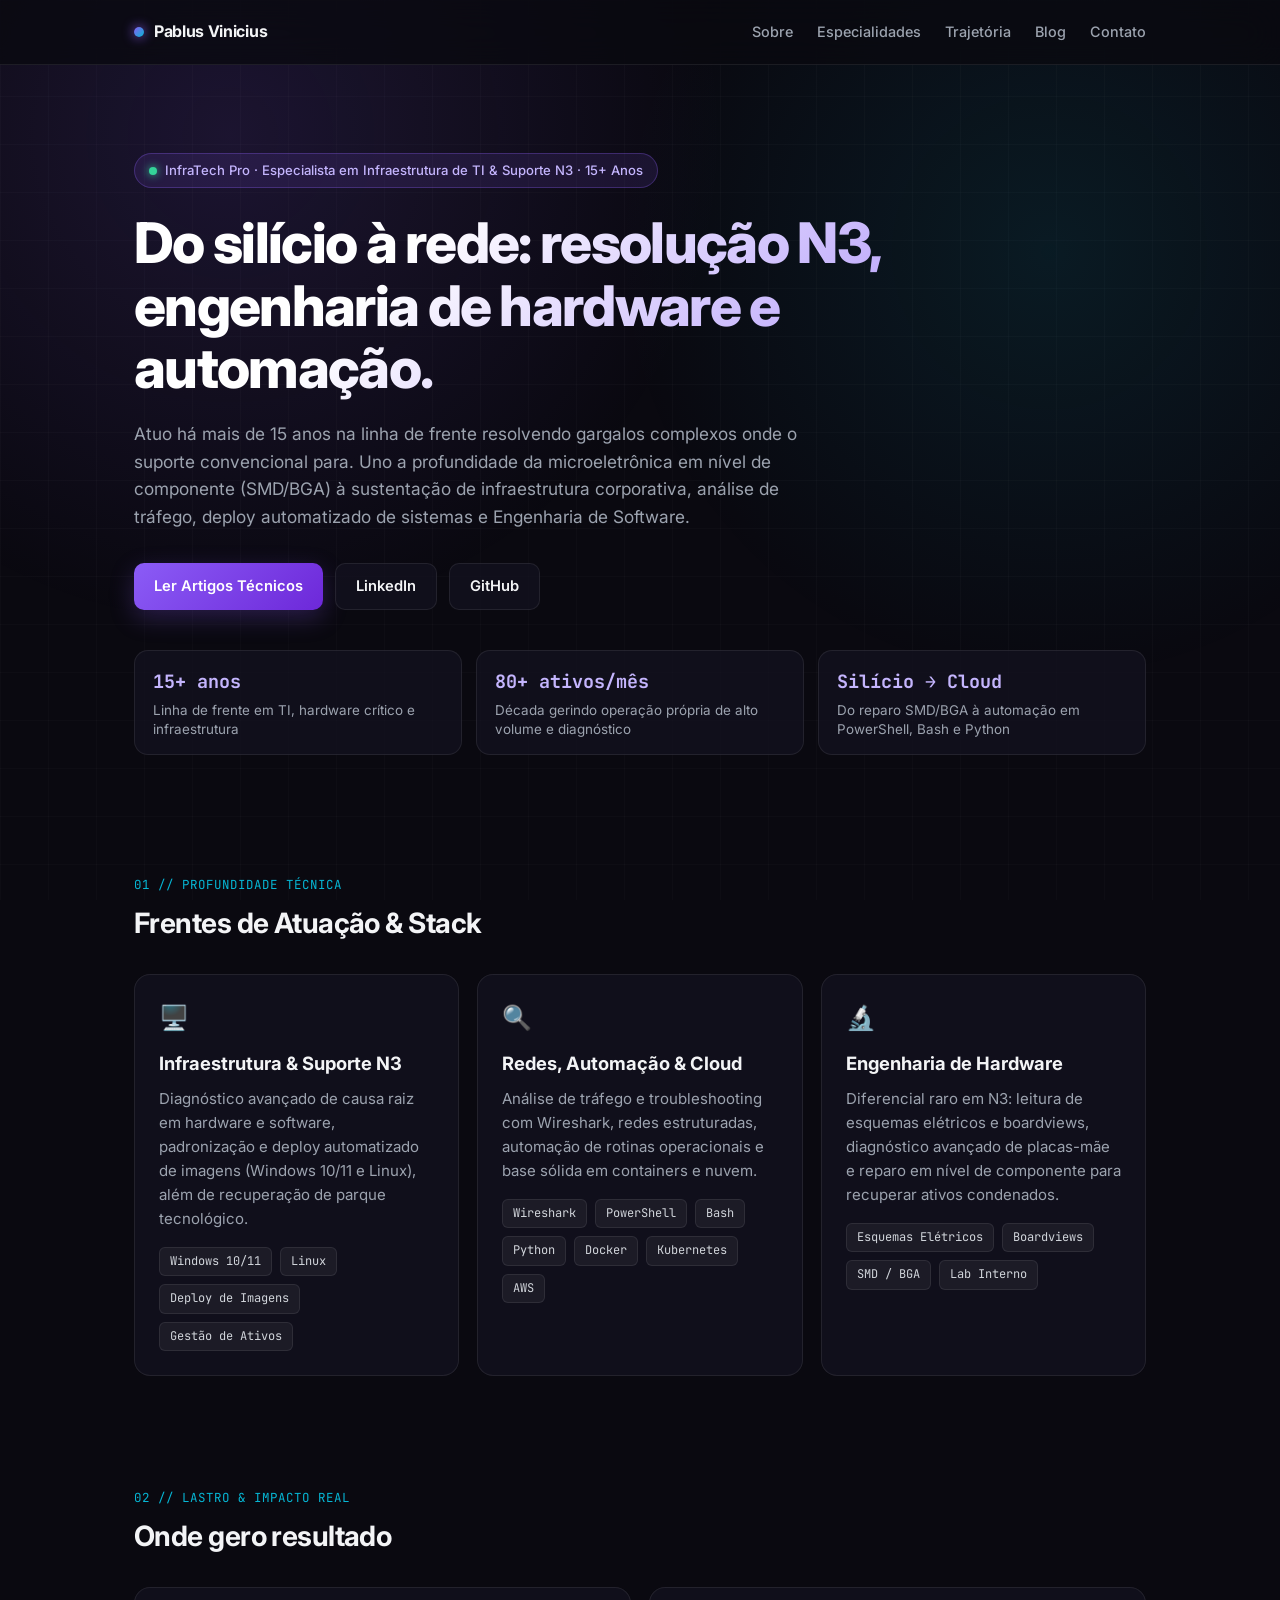
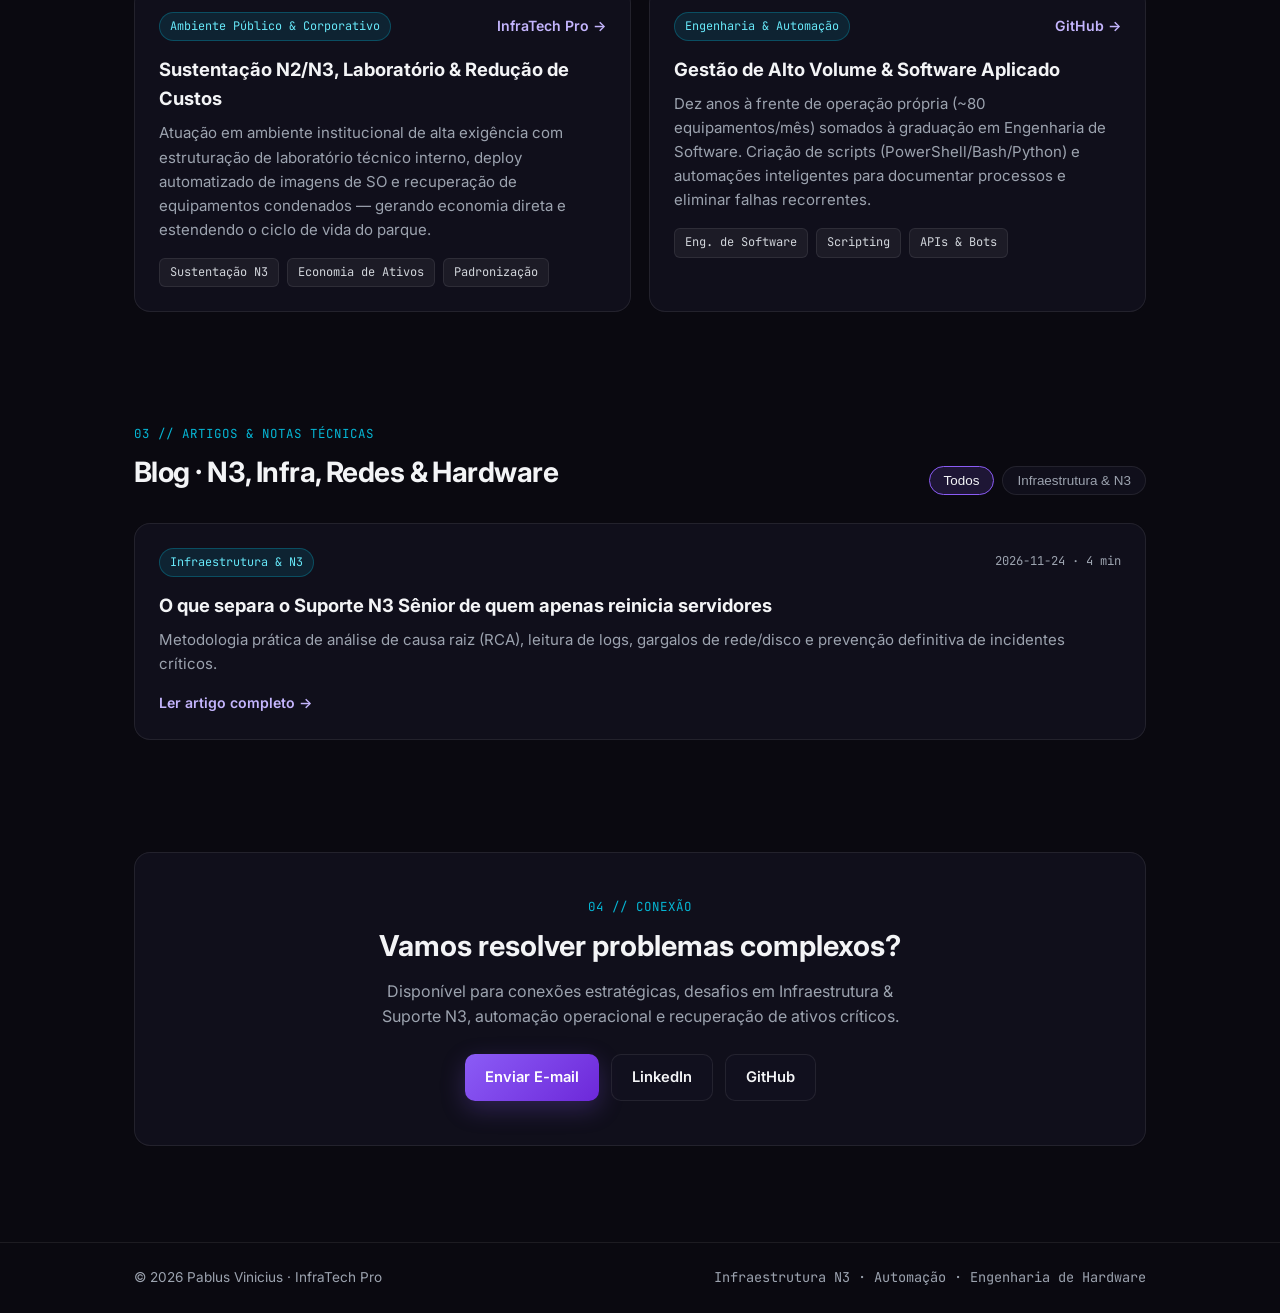
<file: github_io_site/index.html>
<!DOCTYPE html>
<html lang="pt-BR">
<head>
  <meta charset="UTF-8" />
  <meta name="viewport" content="width=device-width, initial-scale=1.0" />
  <title>Pablus Vinicius · Especialista em Infraestrutura de TI, Suporte N3 & Engenharia de Hardware</title>
  <meta name="description" content="Pablus Vinicius — Especialista em Infraestrutura de TI & Suporte N3 com 15+ anos de experiência. Do silício à rede: Linux, Windows, Wireshark, Automação (PowerShell, Bash, Python), Docker/AWS e Engenharia de Hardware (SMD/BGA)." />
  <meta name="theme-color" content="#0a0910" />
  <link rel="preconnect" href="https://fonts.googleapis.com" />
  <link rel="preconnect" href="https://fonts.gstatic.com" crossorigin />
  <link href="https://fonts.googleapis.com/css2?family=Inter:wght@400;500;600;700;800&family=JetBrains+Mono:wght@400;500&display=swap" rel="stylesheet" />
  <link rel="stylesheet" href="style.css" />
</head>
<body>
  <div class="bg-glow" aria-hidden="true"></div>

  <header class="navbar">
    <div class="container nav-inner">
      <a href="#" class="brand">
        <span class="brand-dot"></span>
        <span>Pablus Vinicius</span>
      </a>
      <nav class="nav-links">
        <a href="#sobre">Sobre</a>
        <a href="#stack">Especialidades</a>
        <a href="#projetos">Trajetória</a>
        <a href="#blog">Blog</a>
        <a href="#contato">Contato</a>
      </nav>
    </div>
  </header>

  <main class="container">
    <!-- HERO -->
    <section class="hero" id="sobre">
      <div class="status-pill">
        <span class="pulse-dot"></span>
        InfraTech Pro · Especialista em Infraestrutura de TI & Suporte N3 · 15+ Anos
      </div>
      <h1>Do silício à rede: resolução N3, engenharia de hardware e automação.</h1>
      <p class="hero-sub">
        Atuo há mais de 15 anos na linha de frente resolvendo gargalos complexos onde o suporte convencional para.
        Uno a profundidade da microeletrônica em nível de componente (SMD/BGA) à sustentação de infraestrutura corporativa,
        análise de tráfego, deploy automatizado de sistemas e Engenharia de Software.
      </p>
      <div class="hero-actions">
        <a href="#blog" class="btn btn-primary">Ler Artigos Técnicos</a>
        <a href="https://www.linkedin.com/in/pablusvinii/" target="_blank" rel="noopener" class="btn btn-ghost">LinkedIn</a>
        <a href="https://github.com/PablusVinii" target="_blank" rel="noopener" class="btn btn-ghost">GitHub</a>
      </div>

      <div class="metrics-strip">
        <div class="metric-box">
          <span class="metric-value">15+ anos</span>
          <span class="metric-label">Linha de frente em TI, hardware crítico e infraestrutura</span>
        </div>
        <div class="metric-box">
          <span class="metric-value">80+ ativos/mês</span>
          <span class="metric-label">Década gerindo operação própria de alto volume e diagnóstico</span>
        </div>
        <div class="metric-box">
          <span class="metric-value">Silício → Cloud</span>
          <span class="metric-label">Do reparo SMD/BGA à automação em PowerShell, Bash e Python</span>
        </div>
      </div>
    </section>

    <!-- STACK -->
    <section class="section" id="stack">
      <div class="section-header">
        <span class="section-kicker">01 // PROFUNDIDADE TÉCNICA</span>
        <h2>Frentes de Atuação & Stack</h2>
      </div>
      <div class="stack-grid">
        <div class="card stack-card">
          <div class="card-icon">🖥️</div>
          <h3>Infraestrutura & Suporte N3</h3>
          <p>Diagnóstico avançado de causa raiz em hardware e software, padronização e deploy automatizado de imagens (Windows 10/11 e Linux), além de recuperação de parque tecnológico.</p>
          <div class="tags">
            <span>Windows 10/11</span><span>Linux</span><span>Deploy de Imagens</span><span>Gestão de Ativos</span>
          </div>
        </div>
        <div class="card stack-card">
          <div class="card-icon">🔍</div>
          <h3>Redes, Automação & Cloud</h3>
          <p>Análise de tráfego e troubleshooting com Wireshark, redes estruturadas, automação de rotinas operacionais e base sólida em containers e nuvem.</p>
          <div class="tags">
            <span>Wireshark</span><span>PowerShell</span><span>Bash</span><span>Python</span><span>Docker</span><span>Kubernetes</span><span>AWS</span>
          </div>
        </div>
        <div class="card stack-card">
          <div class="card-icon">🔬</div>
          <h3>Engenharia de Hardware</h3>
          <p>Diferencial raro em N3: leitura de esquemas elétricos e boardviews, diagnóstico avançado de placas-mãe e reparo em nível de componente para recuperar ativos condenados.</p>
          <div class="tags">
            <span>Esquemas Elétricos</span><span>Boardviews</span><span>SMD / BGA</span><span>Lab Interno</span>
          </div>
        </div>
      </div>
    </section>

    <!-- TRAJETÓRIA & IMPACTO -->
    <section class="section" id="projetos">
      <div class="section-header">
        <span class="section-kicker">02 // LASTRO & IMPACTO REAL</span>
        <h2>Onde gero resultado</h2>
      </div>
      <div class="projects-grid">
        <article class="card project-card">
          <div class="project-top">
            <span class="project-badge">Ambiente Público & Corporativo</span>
            <a href="https://www.linkedin.com/company/infratech-pro/" target="_blank" rel="noopener" class="project-link">InfraTech Pro →</a>
          </div>
          <h3>Sustentação N2/N3, Laboratório & Redução de Custos</h3>
          <p>Atuação em ambiente institucional de alta exigência com estruturação de laboratório técnico interno, deploy automatizado de imagens de SO e recuperação de equipamentos condenados — gerando economia direta e estendendo o ciclo de vida do parque.</p>
          <div class="tags">
            <span>Sustentação N3</span><span>Economia de Ativos</span><span>Padronização</span>
          </div>
        </article>

        <article class="card project-card">
          <div class="project-top">
            <span class="project-badge">Engenharia & Automação</span>
            <a href="https://github.com/PablusVinii/autoinsta" target="_blank" rel="noopener" class="project-link">GitHub →</a>
          </div>
          <h3>Gestão de Alto Volume & Software Aplicado</h3>
          <p>Dez anos à frente de operação própria (~80 equipamentos/mês) somados à graduação em Engenharia de Software. Criação de scripts (PowerShell/Bash/Python) e automações inteligentes para documentar processos e eliminar falhas recorrentes.</p>
          <div class="tags">
            <span>Eng. de Software</span><span>Scripting</span><span>APIs & Bots</span>
          </div>
        </article>
      </div>
    </section>

    <!-- BLOG -->
    <section class="section" id="blog">
      <div class="section-header blog-header">
        <div>
          <span class="section-kicker">03 // ARTIGOS & NOTAS TÉCNICAS</span>
          <h2>Blog · N3, Infra, Redes & Hardware</h2>
        </div>
        <div class="filter-bar" id="blog-filters">
          <button class="filter-btn active" data-cat="all">Todos</button>
        </div>
      </div>

      <div class="blog-grid" id="blog-list">
        <div class="card loading-card">Carregando artigos...</div>
      </div>
    </section>

    <!-- CONTATO -->
    <section class="section contact-section" id="contato">
      <div class="card contact-card">
        <span class="section-kicker">04 // CONEXÃO</span>
        <h2>Vamos resolver problemas complexos?</h2>
        <p>Disponível para conexões estratégicas, desafios em Infraestrutura & Suporte N3, automação operacional e recuperação de ativos críticos.</p>
        <div class="hero-actions">
          <a href="mailto:pablus.vinicius@live.com" class="btn btn-primary">Enviar E-mail</a>
          <a href="https://www.linkedin.com/in/pablusvinii/" target="_blank" rel="noopener" class="btn btn-ghost">LinkedIn</a>
          <a href="https://github.com/PablusVinii" target="_blank" rel="noopener" class="btn btn-ghost">GitHub</a>
        </div>
      </div>
    </section>
  </main>

  <footer class="footer">
    <div class="container footer-inner">
      <span>© 2026 Pablus Vinicius · InfraTech Pro</span>
      <span class="mono">Infraestrutura N3 · Automação · Engenharia de Hardware</span>
    </div>
  </footer>

  <script>
    async function loadBlog() {
      const container = document.getElementById('blog-list');
      const filterBar = document.getElementById('blog-filters');
      try {
        const res = await fetch('posts/index.json?t=' + Date.now());
        if (!res.ok) throw new Error('Falha ao carregar posts');
        const posts = await res.json();

        if (!posts.length) {
          container.innerHTML = '<div class="card">Nenhum artigo publicado ainda.</div>';
          return;
        }

        const cats = [...new Set(posts.map(p => p.category).filter(Boolean))];
        cats.forEach(cat => {
          const btn = document.createElement('button');
          btn.className = 'filter-btn';
          btn.dataset.cat = cat;
          btn.textContent = cat;
          filterBar.appendChild(btn);
        });

        function render(filterCat) {
          const filtered = filterCat === 'all' ? posts : posts.filter(p => p.category === filterCat);
          container.innerHTML = filtered.map(post => `
            <a href="post.html?slug=${encodeURIComponent(post.slug)}" class="card blog-card">
              ${post.cover ? `<img src="${escapeHtml(post.cover)}" alt="${escapeHtml(post.title)}" class="blog-card-cover" loading="lazy" />` : ''}
              <div class="blog-meta">
                <span class="project-badge">${escapeHtml(post.category || 'Infraestrutura')}</span>
                <span class="mono date-text">${escapeHtml(post.date || '')} · ${escapeHtml(post.readTime || '3 min')}</span>
              </div>
              <h3>${escapeHtml(post.title)}</h3>
              <p>${escapeHtml(post.excerpt || '')}</p>
              <span class="read-more">Ler artigo completo →</span>
            </a>
          `).join('');
        }

        filterBar.addEventListener('click', (e) => {
          if (!e.target.classList.contains('filter-btn')) return;
          filterBar.querySelectorAll('.filter-btn').forEach(b => b.classList.remove('active'));
          e.target.classList.add('active');
          render(e.target.dataset.cat);
        });

        render('all');
      } catch (err) {
        container.innerHTML = '<div class="card">Não foi possível carregar os artigos no momento.</div>';
      }
    }

    function escapeHtml(str) {
      return String(str).replace(/[&<>"']/g, s => ({
        '&': '&amp;', '<': '&lt;', '>': '&gt;', '"': '&quot;', "'": '&#39;'
      }[s]));
    }

    loadBlog();
  </script>
</body>
</html>
</file>
<file: github_io_site/style.css>
:root {
  --bg: #0a0910;
  --surface: rgba(20, 19, 32, 0.72);
  --surface-hover: rgba(30, 28, 48, 0.9);
  --border: rgba(255, 255, 255, 0.08);
  --border-hover: rgba(139, 92, 246, 0.45);
  --text: #f3f4f6;
  --muted: #9ca3af;
  --accent: #8b5cf6;
  --accent-2: #06b6d4;
}

* {
  box-sizing: border-box;
  margin: 0;
  padding: 0;
}

html {
  scroll-behavior: smooth;
}

body {
  font-family: 'Inter', -apple-system, BlinkMacSystemFont, sans-serif;
  background-color: var(--bg);
  color: var(--text);
  line-height: 1.6;
  min-height: 100vh;
  overflow-x: hidden;
}

.bg-glow {
  position: fixed;
  inset: 0;
  pointer-events: none;
  z-index: -1;
  background:
    radial-gradient(circle at 18% 15%, rgba(139, 92, 246, 0.14), transparent 38%),
    radial-gradient(circle at 82% 28%, rgba(6, 182, 212, 0.10), transparent 35%),
    linear-gradient(to bottom, rgba(255,255,255,0.02) 1px, transparent 1px),
    linear-gradient(to right, rgba(255,255,255,0.02) 1px, transparent 1px);
  background-size: 100% 100%, 100% 100%, 48px 48px, 48px 48px;
}

.mono {
  font-family: 'JetBrains Mono', monospace;
}

.container {
  max-width: 1060px;
  margin: 0 auto;
  padding: 0 24px;
}

/* NAVBAR */
.navbar {
  position: sticky;
  top: 0;
  z-index: 50;
  backdrop-filter: blur(16px);
  background: rgba(10, 9, 16, 0.78);
  border-bottom: 1px solid var(--border);
}

.nav-inner {
  display: flex;
  align-items: center;
  justify-content: space-between;
  height: 64px;
}

.brand {
  display: inline-flex;
  align-items: center;
  gap: 10px;
  color: var(--text);
  text-decoration: none;
  font-weight: 700;
  font-size: 1rem;
  letter-spacing: -0.02em;
}

.brand-dot {
  width: 10px;
  height: 10px;
  border-radius: 50%;
  background: linear-gradient(135deg, var(--accent), var(--accent-2));
  box-shadow: 0 0 12px var(--accent);
}

.nav-links {
  display: flex;
  gap: 24px;
}

.nav-links a {
  color: var(--muted);
  text-decoration: none;
  font-size: 0.9rem;
  font-weight: 500;
  transition: color 0.2s;
}

.nav-links a:hover {
  color: var(--text);
}

/* HERO */
.hero {
  padding: 88px 0 64px;
}

.status-pill {
  display: inline-flex;
  align-items: center;
  gap: 8px;
  padding: 6px 14px;
  border-radius: 999px;
  background: rgba(139, 92, 246, 0.12);
  border: 1px solid rgba(139, 92, 246, 0.3);
  color: #c4b5fd;
  font-size: 0.82rem;
  font-weight: 500;
  margin-bottom: 24px;
}

.pulse-dot {
  width: 8px;
  height: 8px;
  border-radius: 50%;
  background: #34d399;
  box-shadow: 0 0 8px #34d399;
}

.hero h1 {
  font-size: clamp(2.1rem, 4.8vw, 3.5rem);
  font-weight: 800;
  line-height: 1.12;
  letter-spacing: -0.03em;
  max-width: 840px;
  margin-bottom: 20px;
  background: linear-gradient(135deg, #ffffff 30%, #a78bfa 100%);
  -webkit-background-clip: text;
  -webkit-text-fill-color: transparent;
}

.hero-sub {
  font-size: 1.08rem;
  color: var(--muted);
  max-width: 680px;
  margin-bottom: 32px;
}

.hero-actions {
  display: flex;
  flex-wrap: wrap;
  gap: 12px;
}

.btn {
  display: inline-flex;
  align-items: center;
  justify-content: center;
  padding: 11px 20px;
  border-radius: 10px;
  font-size: 0.92rem;
  font-weight: 600;
  text-decoration: none;
  transition: transform 0.15s, border-color 0.2s, background 0.2s;
  cursor: pointer;
}

.btn:hover {
  transform: translateY(-1px);
}

.btn-primary {
  background: linear-gradient(135deg, var(--accent), #6d28d9);
  color: #fff;
  box-shadow: 0 8px 24px rgba(139, 92, 246, 0.25);
}

.btn-ghost {
  background: var(--surface);
  color: var(--text);
  border: 1px solid var(--border);
}

.btn-ghost:hover {
  border-color: var(--border-hover);
}

.metrics-strip {
  display: grid;
  grid-template-columns: repeat(auto-fit, minmax(220px, 1fr));
  gap: 14px;
  margin-top: 40px;
}

.metric-box {
  background: var(--surface);
  border: 1px solid var(--border);
  border-radius: 14px;
  padding: 16px 18px;
  display: flex;
  flex-direction: column;
  gap: 4px;
}

.metric-value {
  font-family: 'JetBrains Mono', monospace;
  font-size: 1.15rem;
  font-weight: 700;
  color: #c4b5fd;
}

.metric-label {
  font-size: 0.84rem;
  color: var(--muted);
  line-height: 1.4;
}

/* SECTIONS */
.section {
  padding: 56px 0;
}

.section-header {
  margin-bottom: 28px;
}

.section-kicker {
  display: block;
  font-family: 'JetBrains Mono', monospace;
  font-size: 0.78rem;
  color: var(--accent-2);
  letter-spacing: 0.08em;
  margin-bottom: 6px;
}

.section-header h2 {
  font-size: 1.75rem;
  font-weight: 700;
  letter-spacing: -0.02em;
}

/* CARDS */
.card {
  background: var(--surface);
  border: 1px solid var(--border);
  border-radius: 16px;
  padding: 24px;
  backdrop-filter: blur(12px);
  transition: border-color 0.2s, transform 0.2s, background 0.2s;
}

.stack-grid {
  display: grid;
  grid-template-columns: repeat(auto-fit, minmax(280px, 1fr));
  gap: 18px;
}

.projects-grid {
  display: grid;
  grid-template-columns: repeat(auto-fit, minmax(320px, 1fr));
  gap: 18px;
}

.card-icon {
  font-size: 1.5rem;
  margin-bottom: 12px;
}

.stack-card h3,
.project-card h3,
.blog-card h3 {
  font-size: 1.15rem;
  font-weight: 700;
  margin-bottom: 8px;
  color: var(--text);
}

.stack-card p,
.project-card p,
.blog-card p {
  color: var(--muted);
  font-size: 0.94rem;
  margin-bottom: 16px;
}

.tags {
  display: flex;
  flex-wrap: wrap;
  gap: 8px;
}

.tags span {
  font-family: 'JetBrains Mono', monospace;
  font-size: 0.75rem;
  padding: 4px 10px;
  border-radius: 6px;
  background: rgba(255, 255, 255, 0.05);
  border: 1px solid var(--border);
  color: #d1d5db;
}

.project-top {
  display: flex;
  align-items: center;
  justify-content: space-between;
  margin-bottom: 14px;
}

.project-badge {
  font-family: 'JetBrains Mono', monospace;
  font-size: 0.74rem;
  padding: 4px 10px;
  border-radius: 999px;
  background: rgba(6, 182, 212, 0.12);
  border: 1px solid rgba(6, 182, 212, 0.3);
  color: #67e8f9;
}

.project-link {
  color: #c4b5fd;
  text-decoration: none;
  font-size: 0.88rem;
  font-weight: 600;
}

/* BLOG */
.blog-header {
  display: flex;
  flex-wrap: wrap;
  align-items: flex-end;
  justify-content: space-between;
  gap: 16px;
}

.filter-bar {
  display: flex;
  flex-wrap: wrap;
  gap: 8px;
}

.filter-btn {
  background: var(--surface);
  border: 1px solid var(--border);
  color: var(--muted);
  padding: 6px 14px;
  border-radius: 999px;
  font-size: 0.84rem;
  cursor: pointer;
  transition: all 0.2s;
}

.filter-btn.active,
.filter-btn:hover {
  color: var(--text);
  border-color: var(--accent);
  background: rgba(139, 92, 246, 0.16);
}

.blog-grid {
  display: grid;
  grid-template-columns: repeat(auto-fit, minmax(300px, 1fr));
  gap: 18px;
}

.blog-card {
  display: flex;
  flex-direction: column;
  text-decoration: none;
}

.blog-card:hover {
  border-color: var(--border-hover);
  background: var(--surface-hover);
  transform: translateY(-2px);
}

.blog-meta {
  display: flex;
  align-items: center;
  justify-content: space-between;
  gap: 8px;
  margin-bottom: 14px;
}

.date-text {
  font-size: 0.76rem;
  color: var(--muted);
}

.read-more {
  margin-top: auto;
  font-size: 0.88rem;
  font-weight: 600;
  color: #c4b5fd;
}

.blog-card-cover {
  width: 100%;
  aspect-ratio: 16 / 9;
  object-fit: cover;
  border-radius: 10px;
  margin-bottom: 14px;
  border: 1px solid var(--border);
}

.article-cover {
  width: 100%;
  aspect-ratio: 16 / 9;
  object-fit: cover;
  border-radius: 14px;
  margin-bottom: 22px;
  border: 1px solid var(--border);
}

/* POST READER */
.article-wrap {
  max-width: 760px;
  margin: 0 auto;
  padding: 48px 0 80px;
}

.back-link {
  display: inline-flex;
  align-items: center;
  gap: 6px;
  color: var(--muted);
  text-decoration: none;
  font-size: 0.9rem;
  margin-bottom: 28px;
}

.back-link:hover {
  color: var(--text);
}

.article-header h1 {
  font-size: clamp(1.8rem, 4vw, 2.6rem);
  line-height: 1.18;
  letter-spacing: -0.025em;
  margin: 14px 0 12px;
}

.article-body {
  margin-top: 32px;
  font-size: 1.05rem;
  line-height: 1.8;
  color: #e5e7eb;
}

.article-body h2,
.article-body h3 {
  color: #fff;
  margin: 32px 0 12px;
  letter-spacing: -0.015em;
}

.article-body p {
  margin-bottom: 18px;
}

.article-body ul,
.article-body ol {
  margin: 0 0 20px 24px;
}

.article-body li {
  margin-bottom: 8px;
}

.article-body blockquote {
  border-left: 3px solid var(--accent);
  padding: 10px 18px;
  background: rgba(139, 92, 246, 0.08);
  border-radius: 0 10px 10px 0;
  margin: 20px 0;
  color: #d1d5db;
}

.article-body code {
  font-family: 'JetBrains Mono', monospace;
  font-size: 0.9em;
  background: rgba(255, 255, 255, 0.08);
  padding: 2px 6px;
  border-radius: 5px;
}

.article-body pre {
  background: #11101b;
  border: 1px solid var(--border);
  padding: 16px;
  border-radius: 12px;
  overflow-x: auto;
  margin: 20px 0;
}

/* CONTACT & FOOTER */
.contact-card {
  text-align: center;
  padding: 44px 24px;
}

.contact-card h2 {
  font-size: 1.8rem;
  margin-bottom: 10px;
}

.contact-card p {
  color: var(--muted);
  max-width: 540px;
  margin: 0 auto 24px;
}

.contact-card .hero-actions {
  justify-content: center;
}

.footer {
  border-top: 1px solid var(--border);
  padding: 24px 0;
  margin-top: 40px;
}

.footer-inner {
  display: flex;
  flex-wrap: wrap;
  justify-content: space-between;
  gap: 12px;
  color: var(--muted);
  font-size: 0.85rem;
}

@media (max-width: 640px) {
  .nav-links {
    display: none;
  }
  .hero {
    padding: 56px 0 40px;
  }
}
</file>
